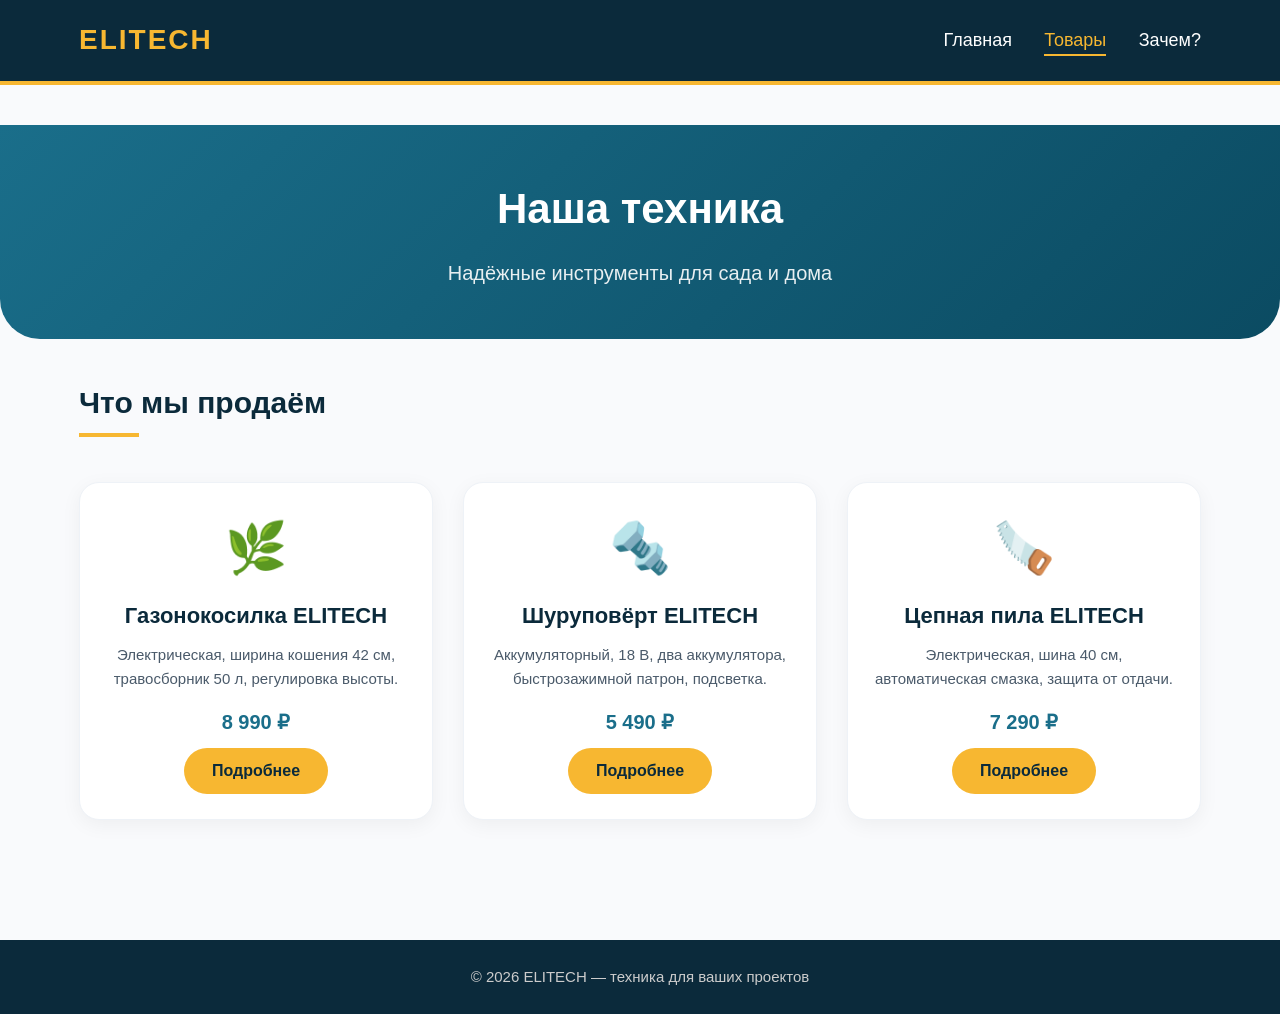
<file: obout.html>
<!DOCTYPE html>
<html lang="ru">
<head>
    <meta charset="UTF-8">
    <meta name="viewport" content="width=device-width, initial-scale=1.0">
    <title>ELITECH — Товары</title>
    <link rel="stylesheet" href="style.css">
</head>
<body>

<header>
    <div class="container header-grid">
        <div class="logo">ELITECH</div>
        <nav>
            <a href="index.html">Главная</a>
            <a href="obout.html" class="active">Товары</a>
            <a href="page.html">Зачем?</a>
        </nav>
    </div>
</header>

<main>
    <section class="hero">
        <div class="container">
            <h1>Наша техника</h1>
            <p>Надёжные инструменты для сада и дома</p>
        </div>
    </section>

    <section class="products">
        <div class="container">
            <h2>Что мы продаём</h2>
            <div class="products-grid">
                <!-- Газонокосилка -->
                <div class="product-item">
                    <div style="font-size: 50px; margin-bottom: 10px;">🌿</div>
                    <h3>Газонокосилка ELITECH</h3>
                    <p class="desc">Электрическая, ширина кошения 42 см, травосборник 50 л, регулировка высоты.</p>
                    <p class="price">8 990 ₽</p>
                    <span class="btn">Подробнее</span>
                </div>
                <!-- Шуруповёрт -->
                <div class="product-item">
                    <div style="font-size: 50px; margin-bottom: 10px;">🔩</div>
                    <h3>Шуруповёрт ELITECH</h3>
                    <p class="desc">Аккумуляторный, 18 В, два аккумулятора, быстрозажимной патрон, подсветка.</p>
                    <p class="price">5 490 ₽</p>
                    <span class="btn">Подробнее</span>
                </div>
                <!-- Пила -->
                <div class="product-item">
                    <div style="font-size: 50px; margin-bottom: 10px;">🪚</div>
                    <h3>Цепная пила ELITECH</h3>
                    <p class="desc">Электрическая, шина 40 см, автоматическая смазка, защита от отдачи.</p>
                    <p class="price">7 290 ₽</p>
                    <span class="btn">Подробнее</span>
                </div>
            </div>
        </div>
    </section>
</main>

<footer>
    <div class="container">
        <p>© 2026 ELITECH — техника для ваших проектов</p>
    </div>
</footer>

</body>
</html>
</file>
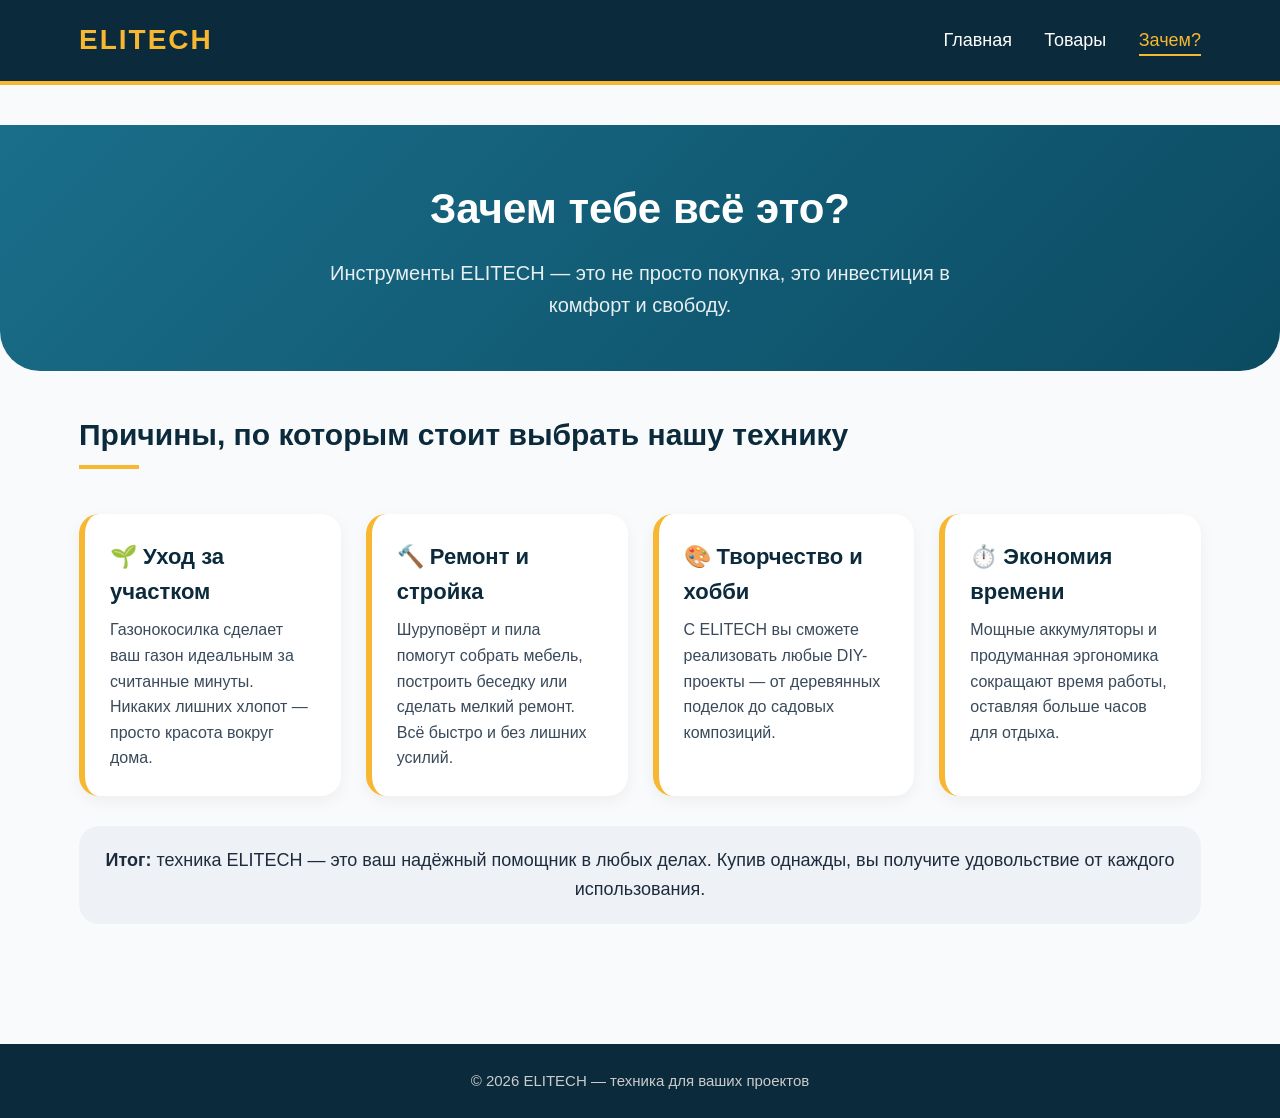
<file: page.html>
<!DOCTYPE html>
<html lang="ru">
<head>
    <meta charset="UTF-8">
    <meta name="viewport" content="width=device-width, initial-scale=1.0">
    <title>ELITECH — Зачем?</title>
    <link rel="stylesheet" href="style.css">
</head>
<body>

<header>
    <div class="container header-grid">
        <div class="logo">ELITECH</div>
        <nav>
            <a href="index.html">Главная</a>
            <a href="obout.html">Товары</a>
            <a href="page.html" class="active">Зачем?</a>
        </nav>
    </div>
</header>

<main>
    <section class="hero">
        <div class="container">
            <h1>Зачем тебе всё это?</h1>
            <p>Инструменты ELITECH — это не просто покупка, это инвестиция в комфорт и свободу.</p>
        </div>
    </section>

    <section>
        <div class="container">
            <h2>Причины, по которым стоит выбрать нашу технику</h2>
            <div class="reasons-grid">
                <div class="reason-item">
                    <h3>🌱 Уход за участком</h3>
                    <p>Газонокосилка сделает ваш газон идеальным за считанные минуты. Никаких лишних хлопот — просто красота вокруг дома.</p>
                </div>
                <div class="reason-item">
                    <h3>🔨 Ремонт и стройка</h3>
                    <p>Шуруповёрт и пила помогут собрать мебель, построить беседку или сделать мелкий ремонт. Всё быстро и без лишних усилий.</p>
                </div>
                <div class="reason-item">
                    <h3>🎨 Творчество и хобби</h3>
                    <p>С ELITECH вы сможете реализовать любые DIY-проекты — от деревянных поделок до садовых композиций.</p>
                </div>
                <div class="reason-item">
                    <h3>⏱️ Экономия времени</h3>
                    <p>Мощные аккумуляторы и продуманная эргономика сокращают время работы, оставляя больше часов для отдыха.</p>
                </div>
            </div>
            <p style="margin-top: 30px; font-size: 18px; background: #eef2f7; padding: 20px; border-radius: 20px; text-align: center;">
                <strong>Итог:</strong> техника ELITECH — это ваш надёжный помощник в любых делах. Купив однажды, вы получите удовольствие от каждого использования.
            </p>
        </div>
    </section>
</main>

<footer>
    <div class="container">
        <p>© 2026 ELITECH — техника для ваших проектов</p>
    </div>
</footer>

</body>
</html>
</file>
<file: style.css>
/* style.css — общие стили для сайта ELITECH */
* {
    margin: 0;
    padding: 0;
    box-sizing: border-box;
}

body {
    font-family: 'Segoe UI', Tahoma, Geneva, Verdana, sans-serif;
    background: #f9fafc;
    color: #1e2b3c;
    line-height: 1.6;
    display: flex;
    flex-direction: column;
    min-height: 100vh;
}

.container {
    width: 90%;
    max-width: 1200px;
    margin: 0 auto;
    padding: 0 15px;
}

/* Шапка */
header {
    background: #0b2a3b;
    color: #fff;
    padding: 18px 0;
    border-bottom: 4px solid #f7b731;
}

.header-grid {
    display: flex;
    justify-content: space-between;
    align-items: center;
    flex-wrap: wrap;
}

.logo {
    font-size: 28px;
    font-weight: 700;
    letter-spacing: 2px;
    color: #f7b731;
}

nav a {
    color: #fff;
    text-decoration: none;
    margin-left: 28px;
    font-weight: 500;
    font-size: 18px;
    transition: color 0.2s;
    padding-bottom: 4px;
    border-bottom: 2px solid transparent;
}

nav a:hover,
nav a.active {
    color: #f7b731;
    border-bottom-color: #f7b731;
}

/* Основной контент */
main {
    flex: 1;
    padding: 40px 0;
}

/* Герой */
.hero {
    background: linear-gradient(135deg, #1a6e8a, #0b4b62);
    color: #fff;
    padding: 50px 0;
    text-align: center;
    border-radius: 0 0 40px 40px;
    margin-bottom: 40px;
}

.hero h1 {
    font-size: 42px;
    margin-bottom: 15px;
}

.hero p {
    font-size: 20px;
    max-width: 700px;
    margin: 0 auto;
    opacity: 0.9;
}

/* Секции */
section {
    margin-bottom: 50px;
}

h2 {
    font-size: 30px;
    color: #0b2a3b;
    margin-bottom: 25px;
    position: relative;
    display: inline-block;
}

h2:after {
    content: '';
    display: block;
    width: 60px;
    height: 4px;
    background: #f7b731;
    margin-top: 6px;
}

/* Блок "О бренде" */
.brand-info {
    display: flex;
    gap: 40px;
    align-items: center;
    flex-wrap: wrap;
}

.brand-text {
    flex: 1;
}

.brand-text ul {
    list-style: none;
    margin-top: 20px;
}

.brand-text li {
    margin-bottom: 12px;
    font-size: 18px;
}

.brand-image {
    flex: 1;
    min-width: 250px;
}

.brand-image img {
    width: 100%;
    border-radius: 20px;
    box-shadow: 0 10px 30px rgba(0,0,0,0.1);
}

/* Сетка преимуществ / товаров */
.features-grid,
.products-grid {
    display: grid;
    grid-template-columns: repeat(auto-fit, minmax(250px, 1fr));
    gap: 30px;
    margin-top: 20px;
}

.feature-item,
.product-item {
    background: #fff;
    padding: 25px 20px;
    border-radius: 20px;
    box-shadow: 0 5px 20px rgba(0,0,0,0.05);
    text-align: center;
    transition: transform 0.2s, box-shadow 0.2s;
    border: 1px solid #eef2f7;
}

.feature-item:hover,
.product-item:hover {
    transform: translateY(-6px);
    box-shadow: 0 12px 30px rgba(0,0,0,0.1);
}

.feature-icon {
    font-size: 40px;
    margin-bottom: 15px;
}

.feature-item h3,
.product-item h3 {
    font-size: 22px;
    margin-bottom: 10px;
    color: #0b2a3b;
}

.product-item .price {
    font-weight: 700;
    color: #1a6e8a;
    font-size: 20px;
    margin: 10px 0;
}

.product-item .desc {
    font-size: 15px;
    color: #4a5a6a;
    margin-bottom: 15px;
}

.btn {
    display: inline-block;
    background: #f7b731;
    color: #0b2a3b;
    padding: 10px 28px;
    border-radius: 30px;
    text-decoration: none;
    font-weight: 600;
    transition: background 0.2s;
    border: none;
    cursor: default;
}

.btn:hover {
    background: #e0a023;
}

/* Страница "Зачем?" */
.reasons-grid {
    display: grid;
    grid-template-columns: repeat(auto-fit, minmax(220px, 1fr));
    gap: 25px;
    margin-top: 20px;
}

.reason-item {
    background: #fff;
    padding: 25px;
    border-radius: 20px;
    box-shadow: 0 5px 15px rgba(0,0,0,0.05);
    border-left: 6px solid #f7b731;
}

.reason-item h3 {
    font-size: 22px;
    color: #0b2a3b;
    margin-bottom: 8px;
}

.reason-item p {
    color: #3a4a5a;
}

/* Футер */
footer {
    background: #0b2a3b;
    color: #ccc;
    text-align: center;
    padding: 25px 0;
    margin-top: 30px;
}

footer p {
    font-size: 15px;
}

/* Адаптив */
@media (max-width: 768px) {
    .header-grid {
        flex-direction: column;
        gap: 12px;
    }
    nav a {
        margin: 0 12px;
        font-size: 16px;
    }
    .hero h1 {
        font-size: 30px;
    }
    .brand-info {
        flex-direction: column;
    }
    .brand-image {
        order: -1;
    }
}
</file>
